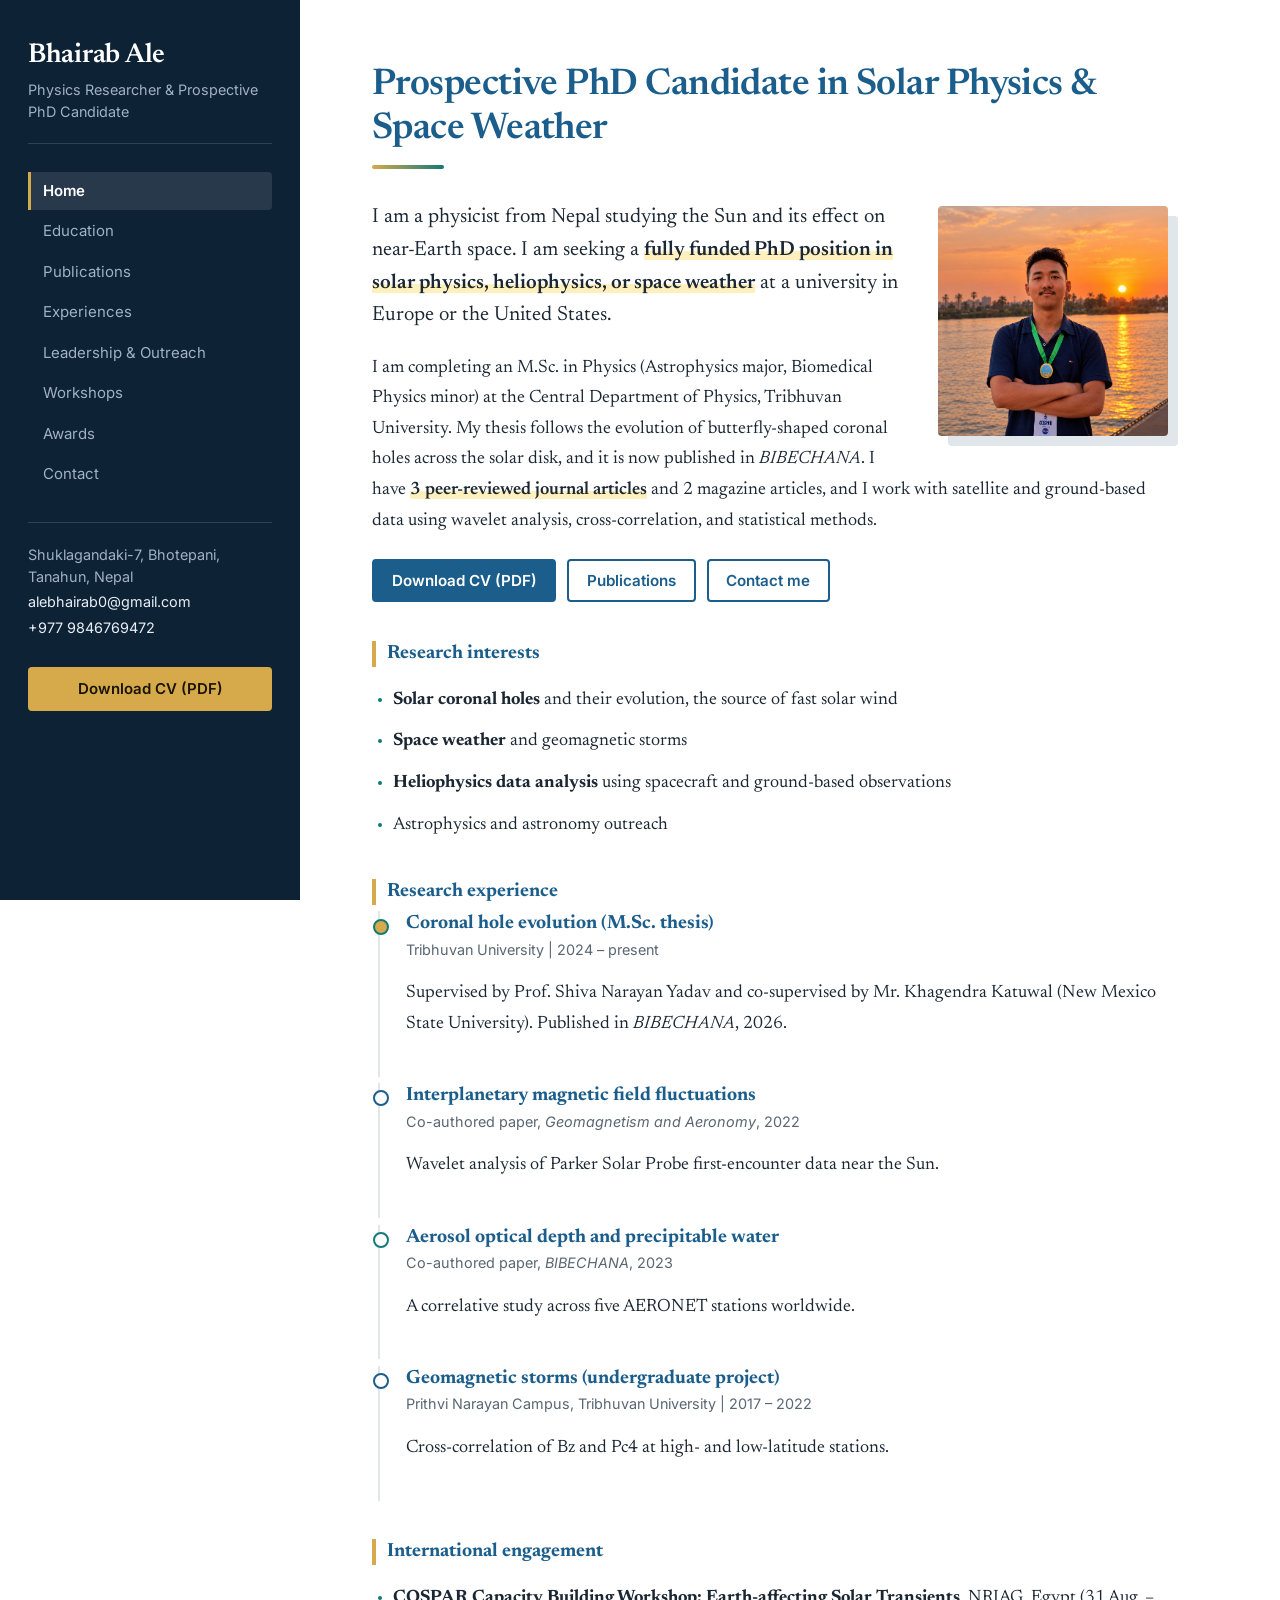
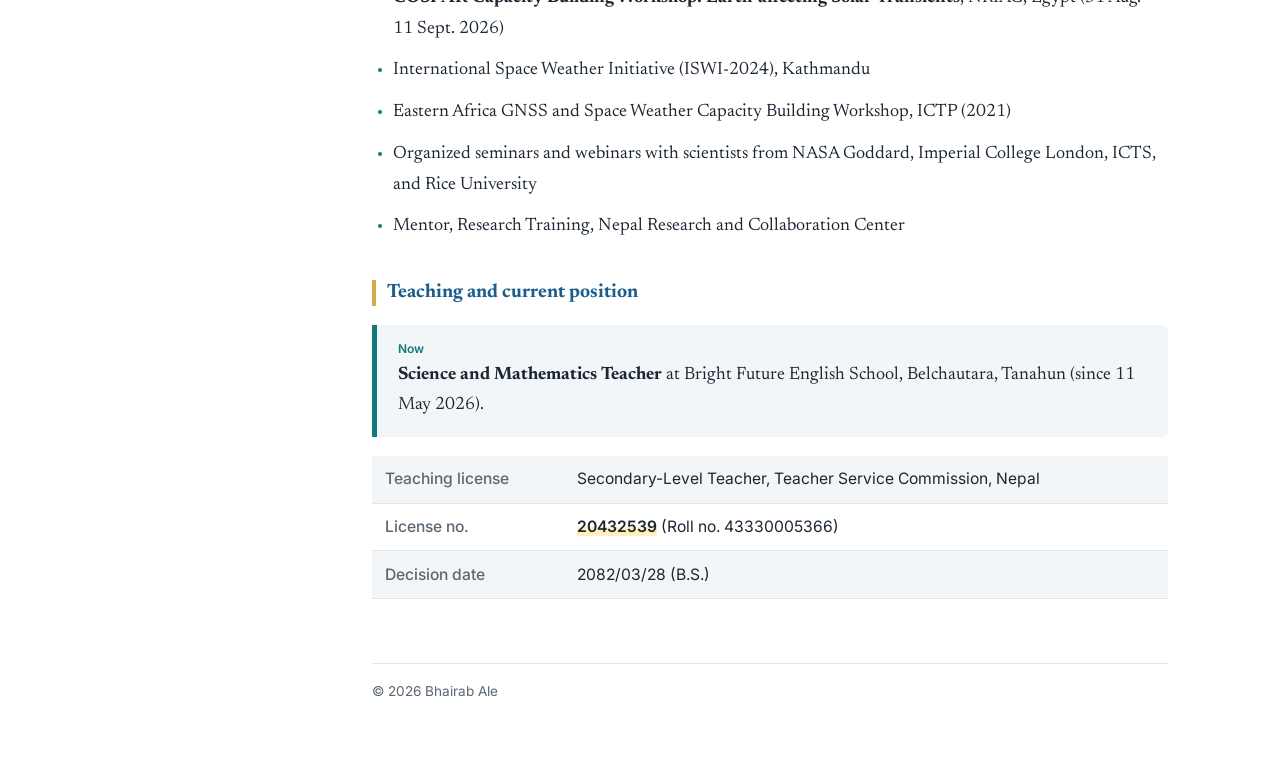
<file: index.html>
<!DOCTYPE html>
<html lang="en"><head><meta charset="utf-8"><meta name="viewport" content="width=device-width, initial-scale=1">
<title>Bhairab Ale | Prospective PhD Candidate in Solar Physics &amp; Space Weather</title><meta name="description" content="Bhairab Ale, M.Sc. Physics researcher from Nepal seeking PhD positions in solar physics, heliophysics, and space weather in Europe and the USA.">
<link rel="preconnect" href="https://fonts.googleapis.com"><link rel="preconnect" href="https://fonts.gstatic.com" crossorigin><link href="https://fonts.googleapis.com/css2?family=Newsreader:ital,opsz,wght@0,6..72,400;0,6..72,600;1,6..72,400&family=Inter:wght@400;500;600&display=swap" rel="stylesheet"><link rel="stylesheet" href="style.css"></head>
<body>
<aside class="sidebar">
<h1>Bhairab Ale</h1><p class="role">Physics Researcher &amp; Prospective PhD Candidate</p>
<button class="menu-btn" aria-expanded="false" aria-controls="side-menu">Menu</button>
<div class="collapsible" id="side-menu">
<nav aria-label="Main"><ul><li><a href="index.html" aria-current="page">Home</a></li><li><a href="education.html">Education</a></li><li><a href="publications.html">Publications</a></li><li><a href="experiences.html">Experiences</a></li><li><a href="leadership.html">Leadership & Outreach</a></li><li><a href="workshops.html">Workshops</a></li><li><a href="awards.html">Awards</a></li><li><a href="contact.html">Contact</a></li></ul></nav>
<div class="cbox"><p>Shuklagandaki-7, Bhotepani, Tanahun, Nepal</p><p><a href="mailto:alebhairab0@gmail.com">alebhairab0@gmail.com</a></p><p><a href="tel:+9779846769472">+977 9846769472</a></p></div>
<a class="btn" href="Bhairab%20CV%20Final.pdf" download>Download CV (PDF)</a>
</div></aside>
<main>
<h2>Prospective PhD Candidate in Solar Physics &amp; Space Weather</h2>
<figure class="profile"><img src="bhai.png" alt="Portrait of Bhairab Ale" width="230" height="285"></figure>
<p class="lead">I am a physicist from Nepal studying the Sun and its effect on near-Earth space. I am seeking a <span class="hl">fully funded PhD position in solar physics, heliophysics, or space weather</span> at a university in Europe or the United States.</p>
<p>I am completing an M.Sc. in Physics (Astrophysics major, Biomedical Physics minor) at the Central Department of Physics, Tribhuvan University. My thesis follows the evolution of butterfly-shaped coronal holes across the solar disk, and it is now published in <em>BIBECHANA</em>. I have <span class="hl">3 peer-reviewed journal articles</span> and 2 magazine articles, and I work with satellite and ground-based data using wavelet analysis, cross-correlation, and statistical methods.</p>
<div class="cta"><a href="Bhairab%20CV%20Final.pdf" download>Download CV (PDF)</a><a href="publications.html">Publications</a><a href="contact.html">Contact me</a></div>
<h3>Research interests</h3>
<ul><li><strong>Solar coronal holes</strong> and their evolution, the source of fast solar wind</li><li><strong>Space weather</strong> and geomagnetic storms</li><li><strong>Heliophysics data analysis</strong> using spacecraft and ground-based observations</li><li>Astrophysics and astronomy outreach</li></ul>
<h3>Research experience</h3>
<div class="entry current"><h3>Coronal hole evolution (M.Sc. thesis)</h3><p class="meta">Tribhuvan University | 2024 – present</p><p>Supervised by Prof. Shiva Narayan Yadav and co-supervised by Mr. Khagendra Katuwal (New Mexico State University). Published in <em>BIBECHANA</em>, 2026.</p></div>
<div class="entry"><h3>Interplanetary magnetic field fluctuations</h3><p class="meta">Co-authored paper, <em>Geomagnetism and Aeronomy</em>, 2022</p><p>Wavelet analysis of Parker Solar Probe first-encounter data near the Sun.</p></div>
<div class="entry"><h3>Aerosol optical depth and precipitable water</h3><p class="meta">Co-authored paper, <em>BIBECHANA</em>, 2023</p><p>A correlative study across five AERONET stations worldwide.</p></div>
<div class="entry"><h3>Geomagnetic storms (undergraduate project)</h3><p class="meta">Prithvi Narayan Campus, Tribhuvan University | 2017 – 2022</p><p>Cross-correlation of Bz and Pc4 at high- and low-latitude stations.</p></div>
<h3>International engagement</h3>
<ul><li><strong>COSPAR Capacity Building Workshop: Earth-affecting Solar Transients</strong>, NRIAG, Egypt (31 Aug. – 11 Sept. 2026)</li><li>International Space Weather Initiative (ISWI-2024), Kathmandu</li><li>Eastern Africa GNSS and Space Weather Capacity Building Workshop, ICTP (2021)</li><li>Organized seminars and webinars with scientists from NASA Goddard, Imperial College London, ICTS, and Rice University</li><li>Mentor, Research Training, Nepal Research and Collaboration Center</li></ul>
<h3>Teaching and current position</h3>
<div class="callout" data-label="Now"><strong>Science and Mathematics Teacher</strong> at Bright Future English School, Belchautara, Tanahun (since 11 May 2026).</div>
<table><tr><td>Teaching license</td><td>Secondary-Level Teacher, Teacher Service Commission, Nepal</td></tr><tr><td>License no.</td><td><span class="hl">20432539</span> (Roll no. 43330005366)</td></tr><tr><td>Decision date</td><td>2082/03/28 (B.S.)</td></tr></table>
<footer>&copy; 2026 Bhairab Ale</footer>
</main>
<script>
var b=document.querySelector('.menu-btn'),m=document.getElementById('side-menu');
b.addEventListener('click',function(){var o=m.classList.toggle('open');b.setAttribute('aria-expanded',o)});
</script>
</body></html>
</file>
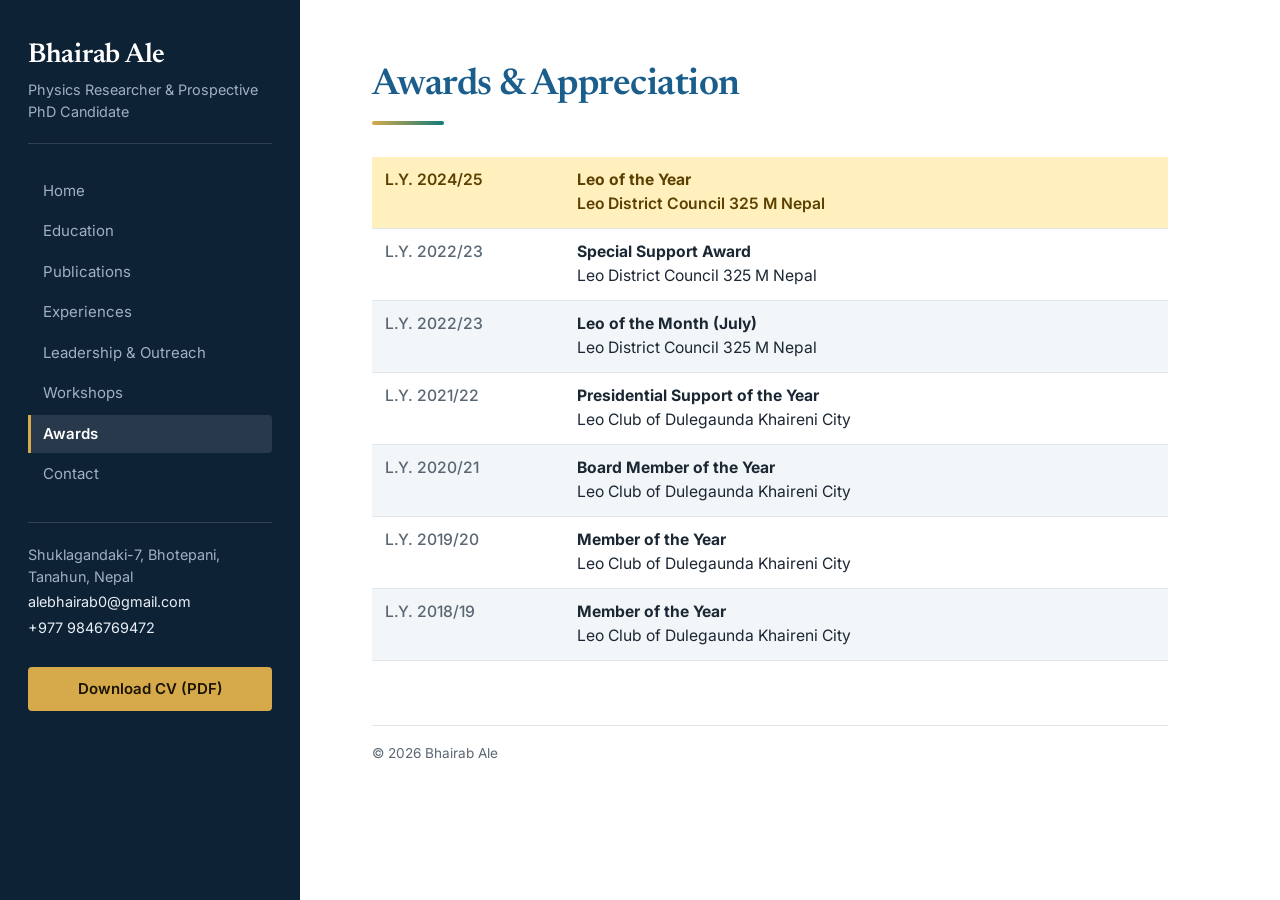
<file: awards.html>
<!DOCTYPE html>
<html lang="en"><head><meta charset="utf-8"><meta name="viewport" content="width=device-width, initial-scale=1">
<title>Awards | Bhairab Ale</title><meta name="description" content="Awards received by Bhairab Ale.">
<link rel="preconnect" href="https://fonts.googleapis.com"><link rel="preconnect" href="https://fonts.gstatic.com" crossorigin><link href="https://fonts.googleapis.com/css2?family=Newsreader:ital,opsz,wght@0,6..72,400;0,6..72,600;1,6..72,400&family=Inter:wght@400;500;600&display=swap" rel="stylesheet"><link rel="stylesheet" href="style.css"></head>
<body>
<aside class="sidebar">
<h1>Bhairab Ale</h1><p class="role">Physics Researcher &amp; Prospective PhD Candidate</p>
<button class="menu-btn" aria-expanded="false" aria-controls="side-menu">Menu</button>
<div class="collapsible" id="side-menu">
<nav aria-label="Main"><ul><li><a href="index.html">Home</a></li><li><a href="education.html">Education</a></li><li><a href="publications.html">Publications</a></li><li><a href="experiences.html">Experiences</a></li><li><a href="leadership.html">Leadership & Outreach</a></li><li><a href="workshops.html">Workshops</a></li><li><a href="awards.html" aria-current="page">Awards</a></li><li><a href="contact.html">Contact</a></li></ul></nav>
<div class="cbox"><p>Shuklagandaki-7, Bhotepani, Tanahun, Nepal</p><p><a href="mailto:alebhairab0@gmail.com">alebhairab0@gmail.com</a></p><p><a href="tel:+9779846769472">+977 9846769472</a></p></div>
<a class="btn" href="Bhairab%20CV%20Final.pdf" download>Download CV (PDF)</a>
</div></aside>
<main>
<h2>Awards &amp; Appreciation</h2><table><tr class="star"><td>L.Y. 2024/25</td><td><strong>Leo of the Year</strong><br>Leo District Council 325 M Nepal</td></tr><tr><td>L.Y. 2022/23</td><td><strong>Special Support Award</strong><br>Leo District Council 325 M Nepal</td></tr><tr><td>L.Y. 2022/23</td><td><strong>Leo of the Month (July)</strong><br>Leo District Council 325 M Nepal</td></tr><tr><td>L.Y. 2021/22</td><td><strong>Presidential Support of the Year</strong><br>Leo Club of Dulegaunda Khaireni City</td></tr><tr><td>L.Y. 2020/21</td><td><strong>Board Member of the Year</strong><br>Leo Club of Dulegaunda Khaireni City</td></tr><tr><td>L.Y. 2019/20</td><td><strong>Member of the Year</strong><br>Leo Club of Dulegaunda Khaireni City</td></tr><tr><td>L.Y. 2018/19</td><td><strong>Member of the Year</strong><br>Leo Club of Dulegaunda Khaireni City</td></tr></table>
<footer>&copy; 2026 Bhairab Ale</footer>
</main>
<script>
var b=document.querySelector('.menu-btn'),m=document.getElementById('side-menu');
b.addEventListener('click',function(){var o=m.classList.toggle('open');b.setAttribute('aria-expanded',o)});
</script>
</body></html>
</file>
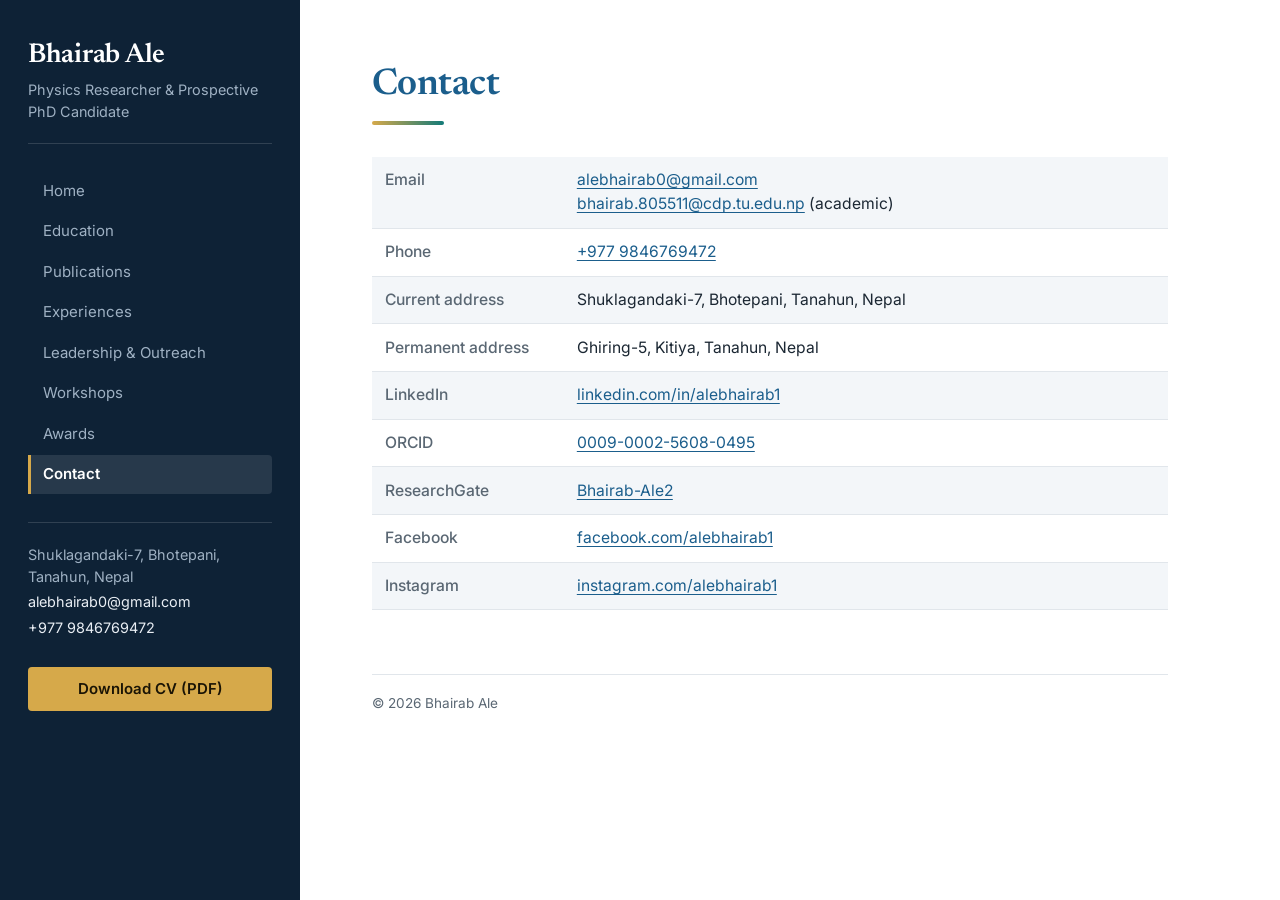
<file: contact.html>
<!DOCTYPE html>
<html lang="en"><head><meta charset="utf-8"><meta name="viewport" content="width=device-width, initial-scale=1">
<title>Contact | Bhairab Ale</title><meta name="description" content="Contact Bhairab Ale.">
<link rel="preconnect" href="https://fonts.googleapis.com"><link rel="preconnect" href="https://fonts.gstatic.com" crossorigin><link href="https://fonts.googleapis.com/css2?family=Newsreader:ital,opsz,wght@0,6..72,400;0,6..72,600;1,6..72,400&family=Inter:wght@400;500;600&display=swap" rel="stylesheet"><link rel="stylesheet" href="style.css"></head>
<body>
<aside class="sidebar">
<h1>Bhairab Ale</h1><p class="role">Physics Researcher &amp; Prospective PhD Candidate</p>
<button class="menu-btn" aria-expanded="false" aria-controls="side-menu">Menu</button>
<div class="collapsible" id="side-menu">
<nav aria-label="Main"><ul><li><a href="index.html">Home</a></li><li><a href="education.html">Education</a></li><li><a href="publications.html">Publications</a></li><li><a href="experiences.html">Experiences</a></li><li><a href="leadership.html">Leadership & Outreach</a></li><li><a href="workshops.html">Workshops</a></li><li><a href="awards.html">Awards</a></li><li><a href="contact.html" aria-current="page">Contact</a></li></ul></nav>
<div class="cbox"><p>Shuklagandaki-7, Bhotepani, Tanahun, Nepal</p><p><a href="mailto:alebhairab0@gmail.com">alebhairab0@gmail.com</a></p><p><a href="tel:+9779846769472">+977 9846769472</a></p></div>
<a class="btn" href="Bhairab%20CV%20Final.pdf" download>Download CV (PDF)</a>
</div></aside>
<main>
<h2>Contact</h2>
<table><tr><td>Email</td><td><a href="mailto:alebhairab0@gmail.com">alebhairab0@gmail.com</a><br><a href="mailto:bhairab.805511@cdp.tu.edu.np">bhairab.805511@cdp.tu.edu.np</a> (academic)</td></tr>
<tr><td>Phone</td><td><a href="tel:+9779846769472">+977 9846769472</a></td></tr>
<tr><td>Current address</td><td>Shuklagandaki-7, Bhotepani, Tanahun, Nepal</td></tr>
<tr><td>Permanent address</td><td>Ghiring-5, Kitiya, Tanahun, Nepal</td></tr>
<tr><td>LinkedIn</td><td><a href="https://www.linkedin.com/in/alebhairab1">linkedin.com/in/alebhairab1</a></td></tr>
<tr><td>ORCID</td><td><a href="https://orcid.org/0009-0002-5608-0495">0009-0002-5608-0495</a></td></tr>
<tr><td>ResearchGate</td><td><a href="https://www.researchgate.net/profile/Bhairab-Ale2">Bhairab-Ale2</a></td></tr>
<tr><td>Facebook</td><td><a href="https://www.facebook.com/alebhairab1">facebook.com/alebhairab1</a></td></tr>
<tr><td>Instagram</td><td><a href="https://www.instagram.com/alebhairab1">instagram.com/alebhairab1</a></td></tr></table>
<footer>&copy; 2026 Bhairab Ale</footer>
</main>
<script>
var b=document.querySelector('.menu-btn'),m=document.getElementById('side-menu');
b.addEventListener('click',function(){var o=m.classList.toggle('open');b.setAttribute('aria-expanded',o)});
</script>
</body></html>
</file>
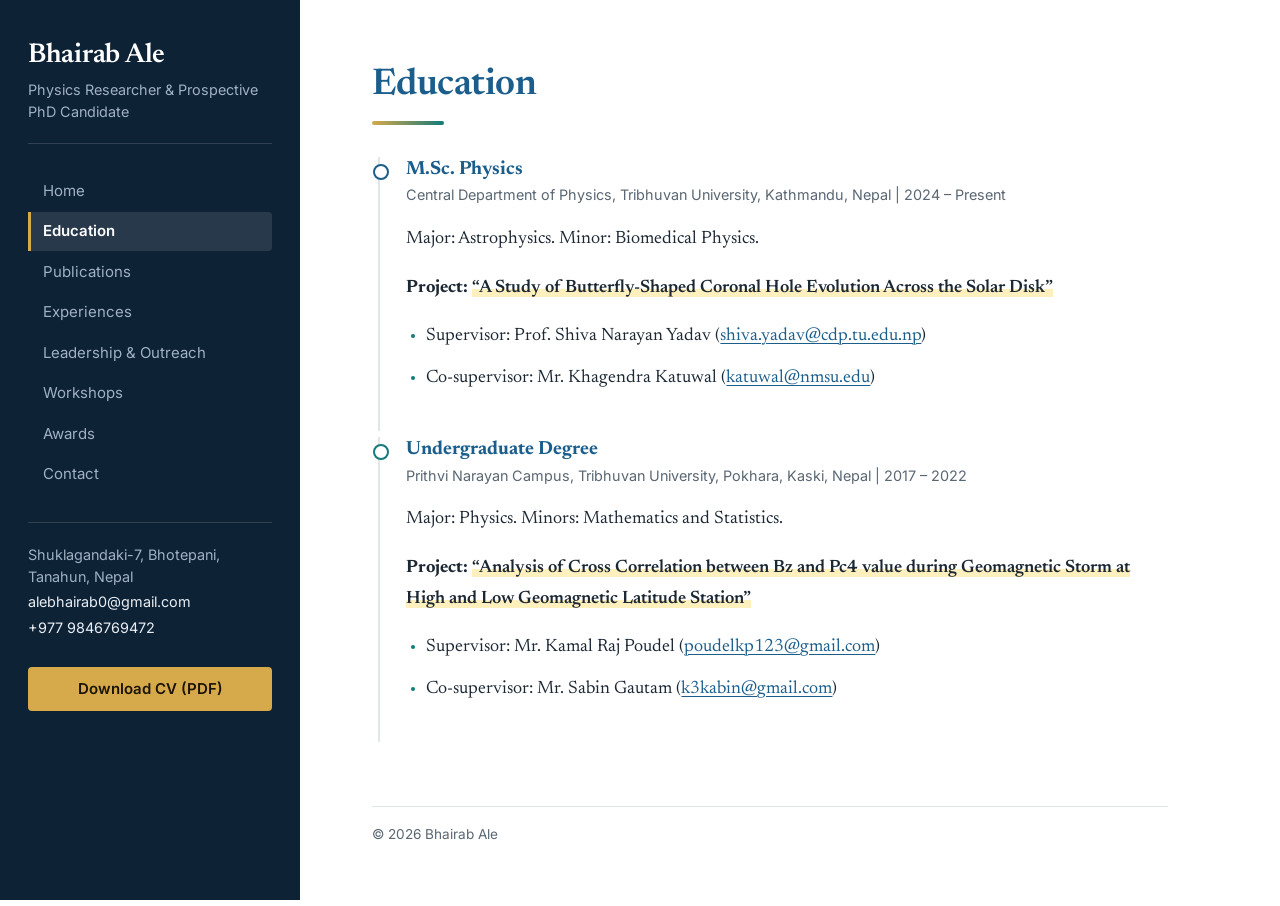
<file: education.html>
<!DOCTYPE html>
<html lang="en"><head><meta charset="utf-8"><meta name="viewport" content="width=device-width, initial-scale=1">
<title>Education | Bhairab Ale</title><meta name="description" content="Education of Bhairab Ale: M.Sc. Physics at Tribhuvan University.">
<link rel="preconnect" href="https://fonts.googleapis.com"><link rel="preconnect" href="https://fonts.gstatic.com" crossorigin><link href="https://fonts.googleapis.com/css2?family=Newsreader:ital,opsz,wght@0,6..72,400;0,6..72,600;1,6..72,400&family=Inter:wght@400;500;600&display=swap" rel="stylesheet"><link rel="stylesheet" href="style.css"></head>
<body>
<aside class="sidebar">
<h1>Bhairab Ale</h1><p class="role">Physics Researcher &amp; Prospective PhD Candidate</p>
<button class="menu-btn" aria-expanded="false" aria-controls="side-menu">Menu</button>
<div class="collapsible" id="side-menu">
<nav aria-label="Main"><ul><li><a href="index.html">Home</a></li><li><a href="education.html" aria-current="page">Education</a></li><li><a href="publications.html">Publications</a></li><li><a href="experiences.html">Experiences</a></li><li><a href="leadership.html">Leadership & Outreach</a></li><li><a href="workshops.html">Workshops</a></li><li><a href="awards.html">Awards</a></li><li><a href="contact.html">Contact</a></li></ul></nav>
<div class="cbox"><p>Shuklagandaki-7, Bhotepani, Tanahun, Nepal</p><p><a href="mailto:alebhairab0@gmail.com">alebhairab0@gmail.com</a></p><p><a href="tel:+9779846769472">+977 9846769472</a></p></div>
<a class="btn" href="Bhairab%20CV%20Final.pdf" download>Download CV (PDF)</a>
</div></aside>
<main>
<h2>Education</h2>
<div class="entry"><h3>M.Sc. Physics</h3><p class="meta">Central Department of Physics, Tribhuvan University, Kathmandu, Nepal | 2024 – Present</p><p>Major: Astrophysics. Minor: Biomedical Physics.</p><p><strong>Project:</strong> <span class="hl">&ldquo;A Study of Butterfly-Shaped Coronal Hole Evolution Across the Solar Disk&rdquo;</span></p><ul><li>Supervisor: Prof. Shiva Narayan Yadav (<a href="mailto:shiva.yadav@cdp.tu.edu.np">shiva.yadav@cdp.tu.edu.np</a>)</li><li>Co-supervisor: Mr. Khagendra Katuwal (<a href="mailto:katuwal@nmsu.edu">katuwal@nmsu.edu</a>)</li></ul></div>
<div class="entry"><h3>Undergraduate Degree</h3><p class="meta">Prithvi Narayan Campus, Tribhuvan University, Pokhara, Kaski, Nepal | 2017 – 2022</p><p>Major: Physics. Minors: Mathematics and Statistics.</p><p><strong>Project:</strong> <span class="hl">&ldquo;Analysis of Cross Correlation between Bz and Pc4 value during Geomagnetic Storm at High and Low Geomagnetic Latitude Station&rdquo;</span></p><ul><li>Supervisor: Mr. Kamal Raj Poudel (<a href="mailto:poudelkp123@gmail.com">poudelkp123@gmail.com</a>)</li><li>Co-supervisor: Mr. Sabin Gautam (<a href="mailto:k3kabin@gmail.com">k3kabin@gmail.com</a>)</li></ul></div>
<footer>&copy; 2026 Bhairab Ale</footer>
</main>
<script>
var b=document.querySelector('.menu-btn'),m=document.getElementById('side-menu');
b.addEventListener('click',function(){var o=m.classList.toggle('open');b.setAttribute('aria-expanded',o)});
</script>
</body></html>
</file>
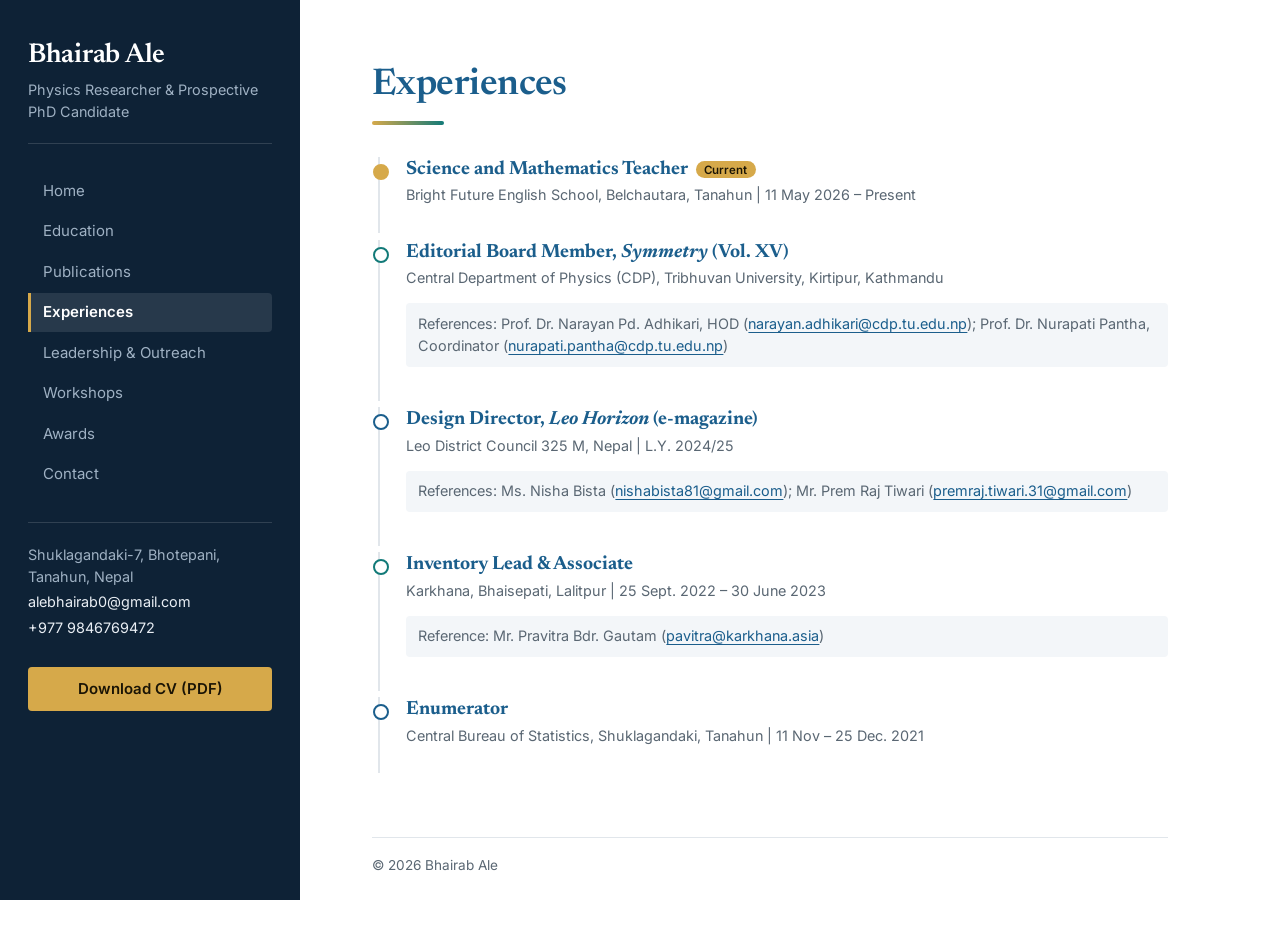
<file: experiences.html>
<!DOCTYPE html>
<html lang="en"><head><meta charset="utf-8"><meta name="viewport" content="width=device-width, initial-scale=1">
<title>Experiences | Bhairab Ale</title><meta name="description" content="Work experience of Bhairab Ale.">
<link rel="preconnect" href="https://fonts.googleapis.com"><link rel="preconnect" href="https://fonts.gstatic.com" crossorigin><link href="https://fonts.googleapis.com/css2?family=Newsreader:ital,opsz,wght@0,6..72,400;0,6..72,600;1,6..72,400&family=Inter:wght@400;500;600&display=swap" rel="stylesheet"><link rel="stylesheet" href="style.css"></head>
<body>
<aside class="sidebar">
<h1>Bhairab Ale</h1><p class="role">Physics Researcher &amp; Prospective PhD Candidate</p>
<button class="menu-btn" aria-expanded="false" aria-controls="side-menu">Menu</button>
<div class="collapsible" id="side-menu">
<nav aria-label="Main"><ul><li><a href="index.html">Home</a></li><li><a href="education.html">Education</a></li><li><a href="publications.html">Publications</a></li><li><a href="experiences.html" aria-current="page">Experiences</a></li><li><a href="leadership.html">Leadership & Outreach</a></li><li><a href="workshops.html">Workshops</a></li><li><a href="awards.html">Awards</a></li><li><a href="contact.html">Contact</a></li></ul></nav>
<div class="cbox"><p>Shuklagandaki-7, Bhotepani, Tanahun, Nepal</p><p><a href="mailto:alebhairab0@gmail.com">alebhairab0@gmail.com</a></p><p><a href="tel:+9779846769472">+977 9846769472</a></p></div>
<a class="btn" href="Bhairab%20CV%20Final.pdf" download>Download CV (PDF)</a>
</div></aside>
<main>
<h2>Experiences</h2>
<div class="entry current"><h3>Science and Mathematics Teacher<span class="badge">Current</span></h3><p class="meta">Bright Future English School, Belchautara, Tanahun | 11 May 2026 – Present</p></div>
<div class="entry"><h3>Editorial Board Member, <em>Symmetry</em> (Vol. XV)</h3><p class="meta">Central Department of Physics (CDP), Tribhuvan University, Kirtipur, Kathmandu</p><p class="ref">References: Prof. Dr. Narayan Pd. Adhikari, HOD (<a href="mailto:narayan.adhikari@cdp.tu.edu.np">narayan.adhikari@cdp.tu.edu.np</a>); Prof. Dr. Nurapati Pantha, Coordinator (<a href="mailto:nurapati.pantha@cdp.tu.edu.np">nurapati.pantha@cdp.tu.edu.np</a>)</p></div>
<div class="entry"><h3>Design Director, <em>Leo Horizon</em> (e-magazine)</h3><p class="meta">Leo District Council 325 M, Nepal | L.Y. 2024/25</p><p class="ref">References: Ms. Nisha Bista (<a href="mailto:nishabista81@gmail.com">nishabista81@gmail.com</a>); Mr. Prem Raj Tiwari (<a href="mailto:premraj.tiwari.31@gmail.com">premraj.tiwari.31@gmail.com</a>)</p></div>
<div class="entry"><h3>Inventory Lead &amp; Associate</h3><p class="meta">Karkhana, Bhaisepati, Lalitpur | 25 Sept. 2022 – 30 June 2023</p><p class="ref">Reference: Mr. Pravitra Bdr. Gautam (<a href="mailto:pavitra@karkhana.asia">pavitra@karkhana.asia</a>)</p></div>
<div class="entry"><h3>Enumerator</h3><p class="meta">Central Bureau of Statistics, Shuklagandaki, Tanahun | 11 Nov – 25 Dec. 2021</p></div>
<footer>&copy; 2026 Bhairab Ale</footer>
</main>
<script>
var b=document.querySelector('.menu-btn'),m=document.getElementById('side-menu');
b.addEventListener('click',function(){var o=m.classList.toggle('open');b.setAttribute('aria-expanded',o)});
</script>
</body></html>
</file>
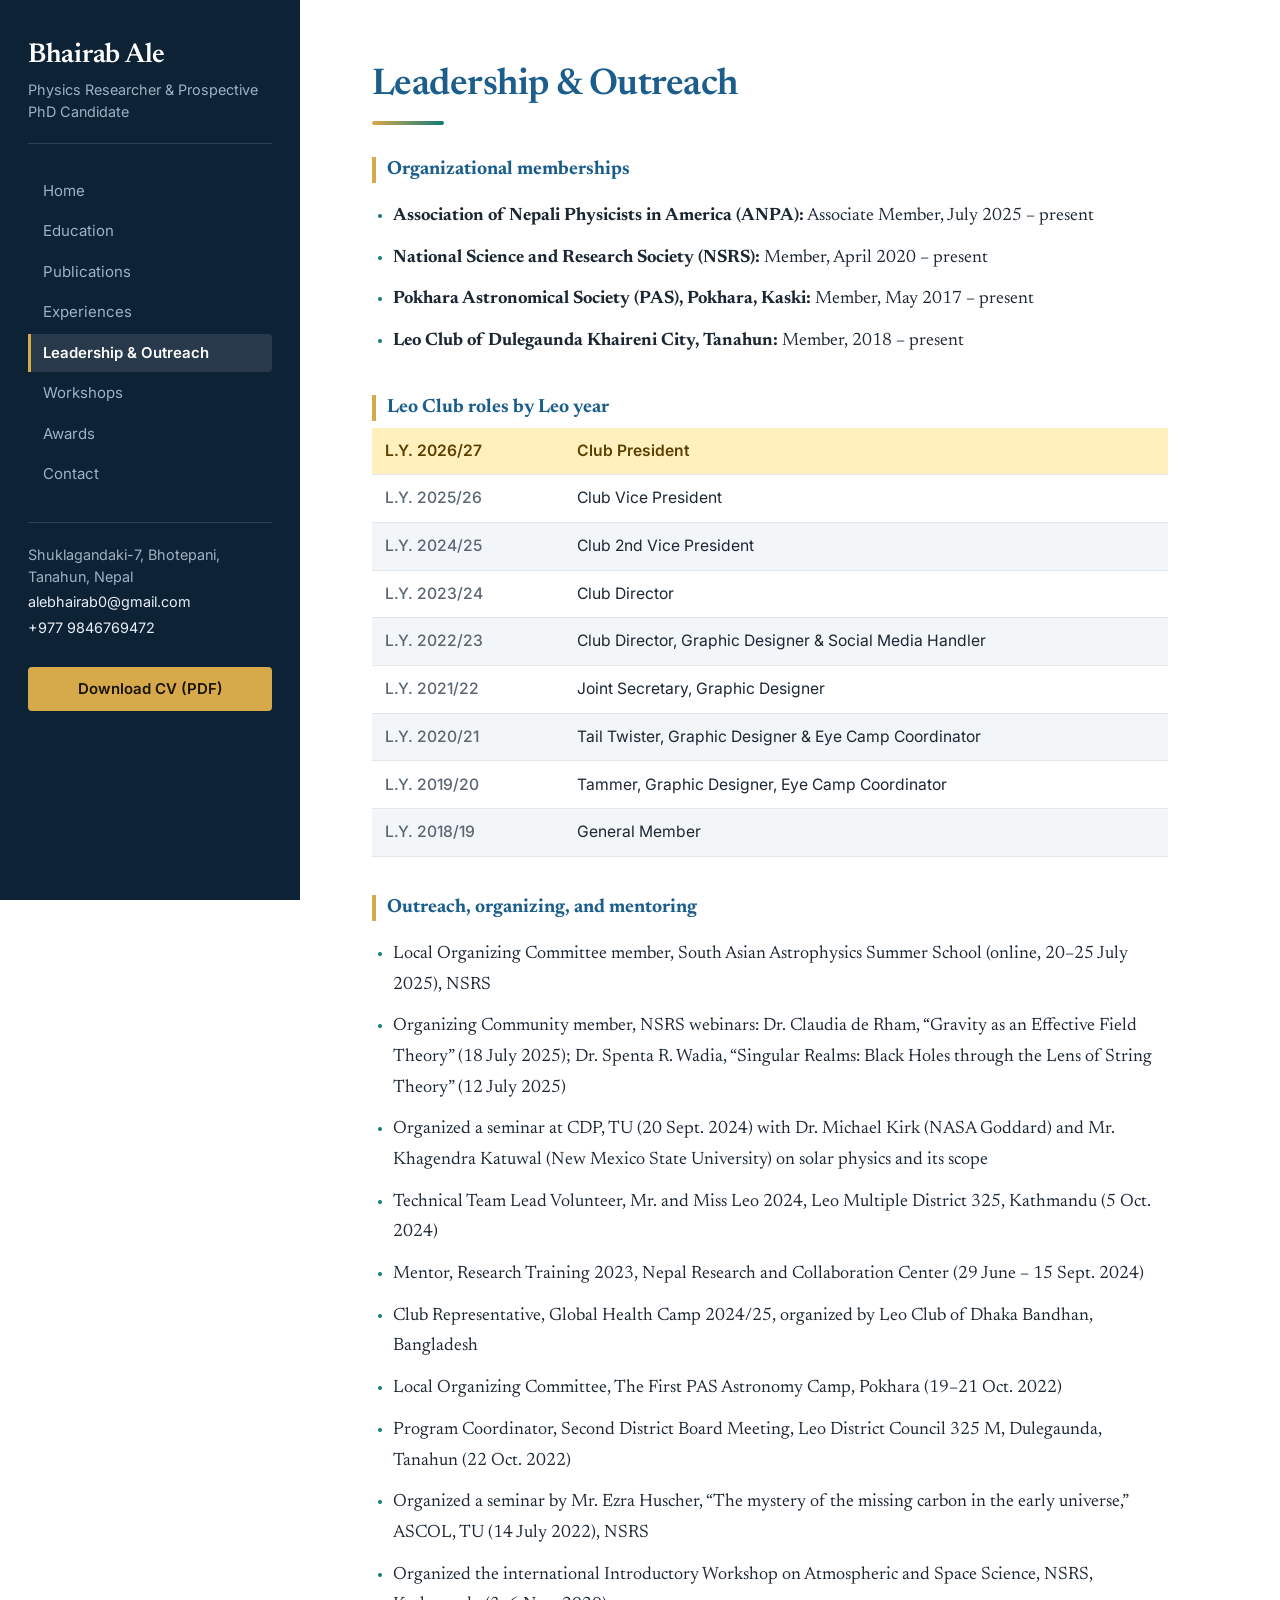
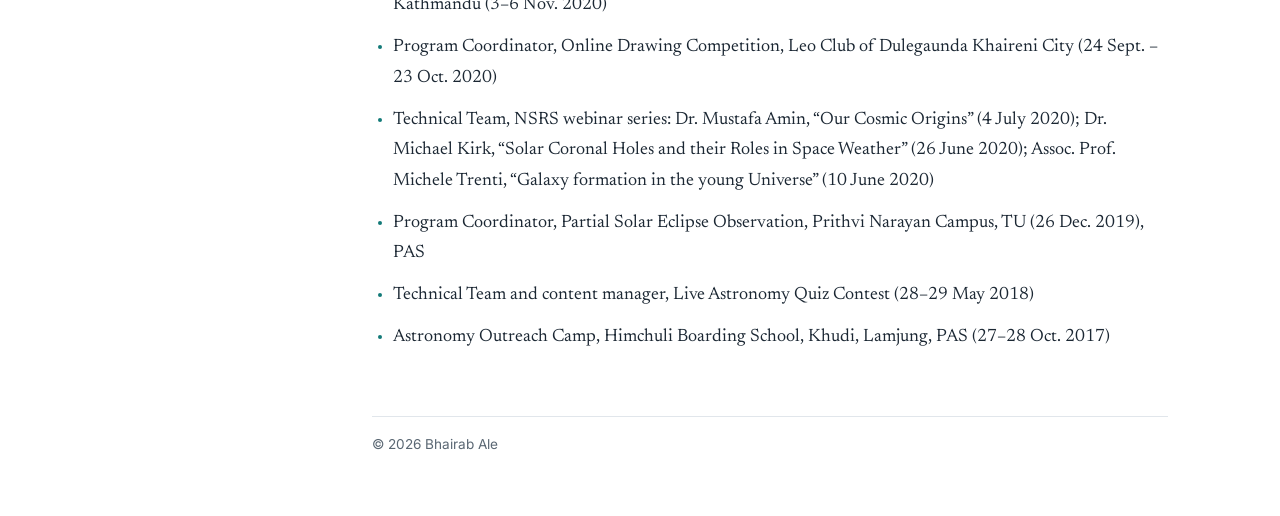
<file: leadership.html>
<!DOCTYPE html>
<html lang="en"><head><meta charset="utf-8"><meta name="viewport" content="width=device-width, initial-scale=1">
<title>Leadership & Outreach | Bhairab Ale</title><meta name="description" content="Leadership, memberships, and outreach of Bhairab Ale.">
<link rel="preconnect" href="https://fonts.googleapis.com"><link rel="preconnect" href="https://fonts.gstatic.com" crossorigin><link href="https://fonts.googleapis.com/css2?family=Newsreader:ital,opsz,wght@0,6..72,400;0,6..72,600;1,6..72,400&family=Inter:wght@400;500;600&display=swap" rel="stylesheet"><link rel="stylesheet" href="style.css"></head>
<body>
<aside class="sidebar">
<h1>Bhairab Ale</h1><p class="role">Physics Researcher &amp; Prospective PhD Candidate</p>
<button class="menu-btn" aria-expanded="false" aria-controls="side-menu">Menu</button>
<div class="collapsible" id="side-menu">
<nav aria-label="Main"><ul><li><a href="index.html">Home</a></li><li><a href="education.html">Education</a></li><li><a href="publications.html">Publications</a></li><li><a href="experiences.html">Experiences</a></li><li><a href="leadership.html" aria-current="page">Leadership & Outreach</a></li><li><a href="workshops.html">Workshops</a></li><li><a href="awards.html">Awards</a></li><li><a href="contact.html">Contact</a></li></ul></nav>
<div class="cbox"><p>Shuklagandaki-7, Bhotepani, Tanahun, Nepal</p><p><a href="mailto:alebhairab0@gmail.com">alebhairab0@gmail.com</a></p><p><a href="tel:+9779846769472">+977 9846769472</a></p></div>
<a class="btn" href="Bhairab%20CV%20Final.pdf" download>Download CV (PDF)</a>
</div></aside>
<main>
<h2>Leadership &amp; Outreach</h2>
<h3>Organizational memberships</h3>
<ul><li><strong>Association of Nepali Physicists in America (ANPA):</strong> Associate Member, July 2025 – present</li><li><strong>National Science and Research Society (NSRS):</strong> Member, April 2020 – present</li><li><strong>Pokhara Astronomical Society (PAS), Pokhara, Kaski:</strong> Member, May 2017 – present</li><li><strong>Leo Club of Dulegaunda Khaireni City, Tanahun:</strong> Member, 2018 – present</li></ul>
<h3>Leo Club roles by Leo year</h3>
<table><tr class="star"><td>L.Y. 2026/27</td><td>Club President</td></tr><tr><td>L.Y. 2025/26</td><td>Club Vice President</td></tr><tr><td>L.Y. 2024/25</td><td>Club 2nd Vice President</td></tr><tr><td>L.Y. 2023/24</td><td>Club Director</td></tr><tr><td>L.Y. 2022/23</td><td>Club Director, Graphic Designer &amp; Social Media Handler</td></tr><tr><td>L.Y. 2021/22</td><td>Joint Secretary, Graphic Designer</td></tr><tr><td>L.Y. 2020/21</td><td>Tail Twister, Graphic Designer &amp; Eye Camp Coordinator</td></tr><tr><td>L.Y. 2019/20</td><td>Tammer, Graphic Designer, Eye Camp Coordinator</td></tr><tr><td>L.Y. 2018/19</td><td>General Member</td></tr></table>
<h3>Outreach, organizing, and mentoring</h3><ul><li>Local Organizing Committee member, South Asian Astrophysics Summer School (online, 20–25 July 2025), NSRS</li><li>Organizing Community member, NSRS webinars: Dr. Claudia de Rham, &ldquo;Gravity as an Effective Field Theory&rdquo; (18 July 2025); Dr. Spenta R. Wadia, &ldquo;Singular Realms: Black Holes through the Lens of String Theory&rdquo; (12 July 2025)</li><li>Organized a seminar at CDP, TU (20 Sept. 2024) with Dr. Michael Kirk (NASA Goddard) and Mr. Khagendra Katuwal (New Mexico State University) on solar physics and its scope</li><li>Technical Team Lead Volunteer, Mr. and Miss Leo 2024, Leo Multiple District 325, Kathmandu (5 Oct. 2024)</li><li>Mentor, Research Training 2023, Nepal Research and Collaboration Center (29 June – 15 Sept. 2024)</li><li>Club Representative, Global Health Camp 2024/25, organized by Leo Club of Dhaka Bandhan, Bangladesh</li><li>Local Organizing Committee, The First PAS Astronomy Camp, Pokhara (19–21 Oct. 2022)</li><li>Program Coordinator, Second District Board Meeting, Leo District Council 325 M, Dulegaunda, Tanahun (22 Oct. 2022)</li><li>Organized a seminar by Mr. Ezra Huscher, &ldquo;The mystery of the missing carbon in the early universe,&rdquo; ASCOL, TU (14 July 2022), NSRS</li><li>Organized the international Introductory Workshop on Atmospheric and Space Science, NSRS, Kathmandu (3–6 Nov. 2020)</li><li>Program Coordinator, Online Drawing Competition, Leo Club of Dulegaunda Khaireni City (24 Sept. – 23 Oct. 2020)</li><li>Technical Team, NSRS webinar series: Dr. Mustafa Amin, &ldquo;Our Cosmic Origins&rdquo; (4 July 2020); Dr. Michael Kirk, &ldquo;Solar Coronal Holes and their Roles in Space Weather&rdquo; (26 June 2020); Assoc. Prof. Michele Trenti, &ldquo;Galaxy formation in the young Universe&rdquo; (10 June 2020)</li><li>Program Coordinator, Partial Solar Eclipse Observation, Prithvi Narayan Campus, TU (26 Dec. 2019), PAS</li><li>Technical Team and content manager, Live Astronomy Quiz Contest (28–29 May 2018)</li><li>Astronomy Outreach Camp, Himchuli Boarding School, Khudi, Lamjung, PAS (27–28 Oct. 2017)</li></ul>
<footer>&copy; 2026 Bhairab Ale</footer>
</main>
<script>
var b=document.querySelector('.menu-btn'),m=document.getElementById('side-menu');
b.addEventListener('click',function(){var o=m.classList.toggle('open');b.setAttribute('aria-expanded',o)});
</script>
</body></html>
</file>
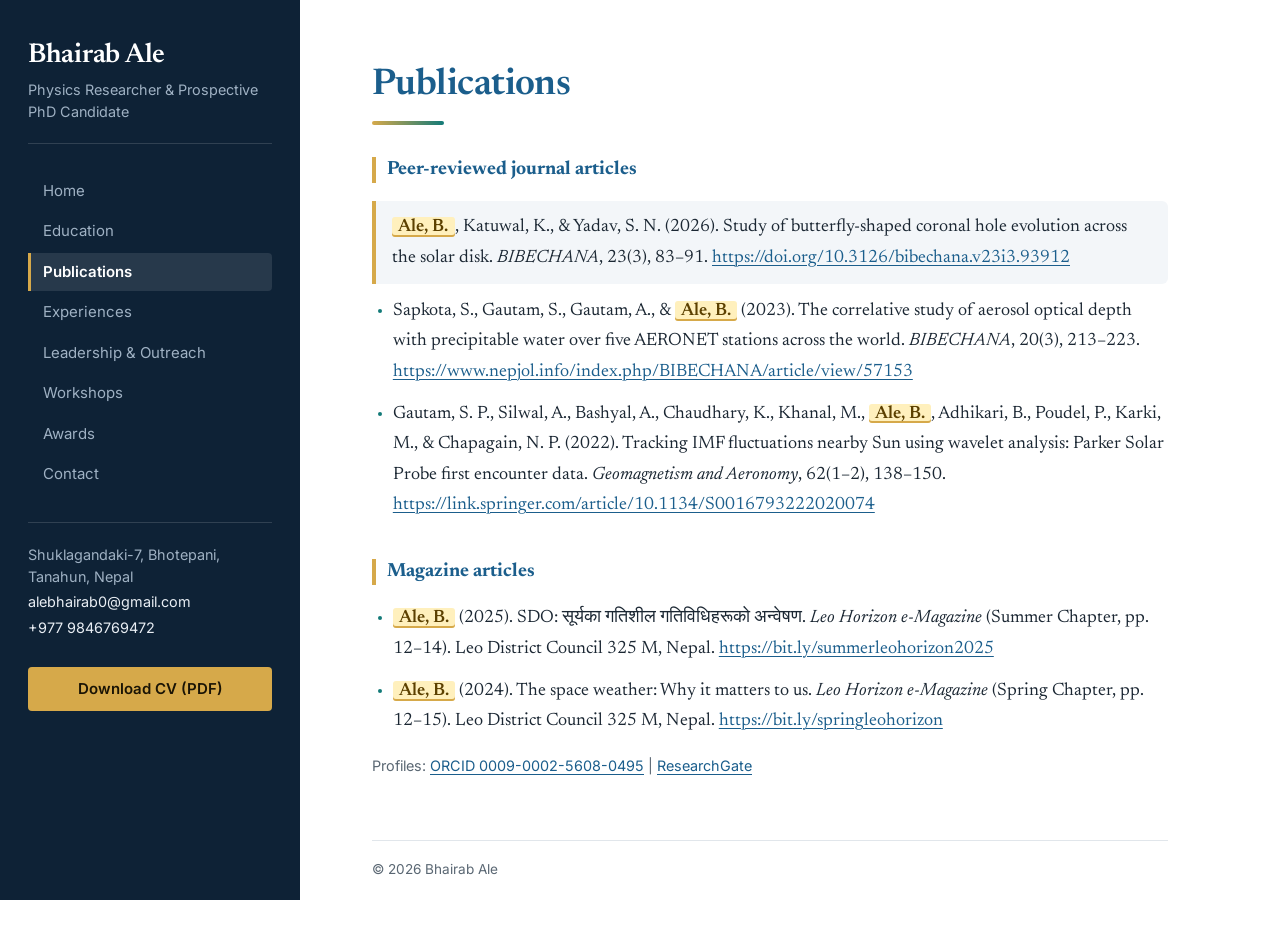
<file: publications.html>
<!DOCTYPE html>
<html lang="en"><head><meta charset="utf-8"><meta name="viewport" content="width=device-width, initial-scale=1">
<title>Publications | Bhairab Ale</title><meta name="description" content="Publications by Bhairab Ale.">
<link rel="preconnect" href="https://fonts.googleapis.com"><link rel="preconnect" href="https://fonts.gstatic.com" crossorigin><link href="https://fonts.googleapis.com/css2?family=Newsreader:ital,opsz,wght@0,6..72,400;0,6..72,600;1,6..72,400&family=Inter:wght@400;500;600&display=swap" rel="stylesheet"><link rel="stylesheet" href="style.css"></head>
<body>
<aside class="sidebar">
<h1>Bhairab Ale</h1><p class="role">Physics Researcher &amp; Prospective PhD Candidate</p>
<button class="menu-btn" aria-expanded="false" aria-controls="side-menu">Menu</button>
<div class="collapsible" id="side-menu">
<nav aria-label="Main"><ul><li><a href="index.html">Home</a></li><li><a href="education.html">Education</a></li><li><a href="publications.html" aria-current="page">Publications</a></li><li><a href="experiences.html">Experiences</a></li><li><a href="leadership.html">Leadership & Outreach</a></li><li><a href="workshops.html">Workshops</a></li><li><a href="awards.html">Awards</a></li><li><a href="contact.html">Contact</a></li></ul></nav>
<div class="cbox"><p>Shuklagandaki-7, Bhotepani, Tanahun, Nepal</p><p><a href="mailto:alebhairab0@gmail.com">alebhairab0@gmail.com</a></p><p><a href="tel:+9779846769472">+977 9846769472</a></p></div>
<a class="btn" href="Bhairab%20CV%20Final.pdf" download>Download CV (PDF)</a>
</div></aside>
<main>
<h2>Publications</h2><h3>Peer-reviewed journal articles</h3><ul><li class="featured"><mark class="me">Ale, B.</mark>, Katuwal, K., &amp; Yadav, S. N. (2026). Study of butterfly-shaped coronal hole evolution across the solar disk. <em>BIBECHANA</em>, 23(3), 83–91. <a href="https://doi.org/10.3126/bibechana.v23i3.93912">https://doi.org/10.3126/bibechana.v23i3.93912</a></li><li>Sapkota, S., Gautam, S., Gautam, A., &amp; <mark class="me">Ale, B.</mark> (2023). The correlative study of aerosol optical depth with precipitable water over five AERONET stations across the world. <em>BIBECHANA</em>, 20(3), 213–223. <a href="https://www.nepjol.info/index.php/BIBECHANA/article/view/57153">https://www.nepjol.info/index.php/BIBECHANA/article/view/57153</a></li><li>Gautam, S. P., Silwal, A., Bashyal, A., Chaudhary, K., Khanal, M., <mark class="me">Ale, B.</mark>, Adhikari, B., Poudel, P., Karki, M., &amp; Chapagain, N. P. (2022). Tracking IMF fluctuations nearby Sun using wavelet analysis: Parker Solar Probe first encounter data. <em>Geomagnetism and Aeronomy</em>, 62(1–2), 138–150. <a href="https://link.springer.com/article/10.1134/S0016793222020074">https://link.springer.com/article/10.1134/S0016793222020074</a></li></ul><h3>Magazine articles</h3><ul><li><mark class="me">Ale, B.</mark> (2025). SDO: सूर्यका गतिशील गतिविधिहरूको अन्वेषण. <em>Leo Horizon e-Magazine</em> (Summer Chapter, pp. 12–14). Leo District Council 325 M, Nepal. <a href="https://bit.ly/summerleohorizon2025">https://bit.ly/summerleohorizon2025</a></li><li><mark class="me">Ale, B.</mark> (2024). The space weather: Why it matters to us. <em>Leo Horizon e-Magazine</em> (Spring Chapter, pp. 12–15). Leo District Council 325 M, Nepal. <a href="https://bit.ly/springleohorizon">https://bit.ly/springleohorizon</a></li></ul>
<p class="meta">Profiles: <a href="https://orcid.org/0009-0002-5608-0495">ORCID 0009-0002-5608-0495</a> | <a href="https://www.researchgate.net/profile/Bhairab-Ale2">ResearchGate</a></p>
<footer>&copy; 2026 Bhairab Ale</footer>
</main>
<script>
var b=document.querySelector('.menu-btn'),m=document.getElementById('side-menu');
b.addEventListener('click',function(){var o=m.classList.toggle('open');b.setAttribute('aria-expanded',o)});
</script>
</body></html>
</file>
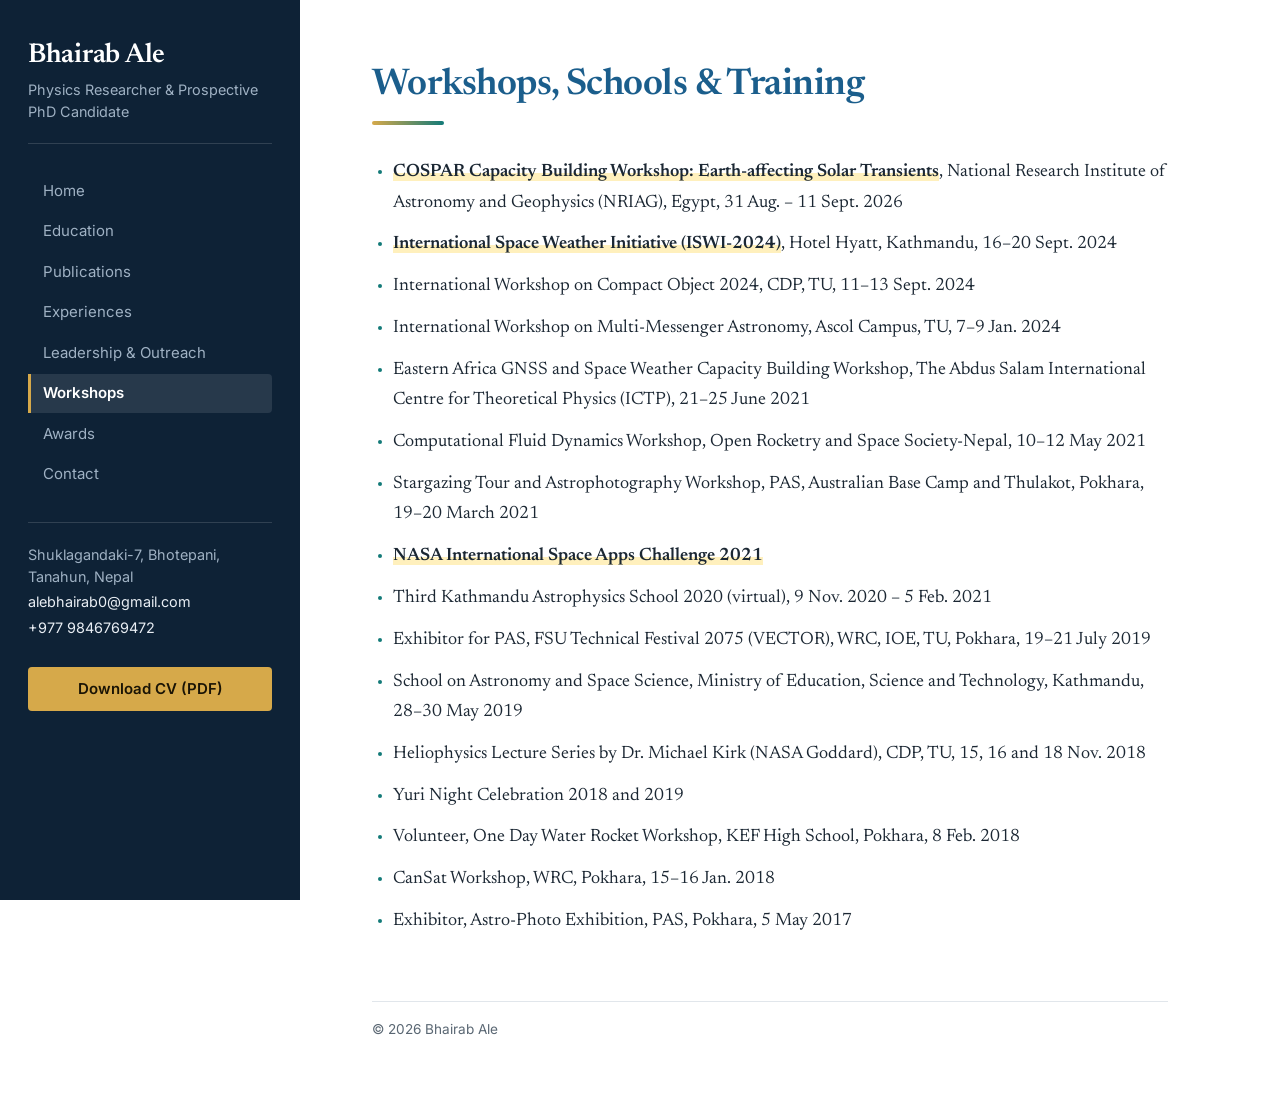
<file: workshops.html>
<!DOCTYPE html>
<html lang="en"><head><meta charset="utf-8"><meta name="viewport" content="width=device-width, initial-scale=1">
<title>Workshops | Bhairab Ale</title><meta name="description" content="Workshops and schools attended by Bhairab Ale.">
<link rel="preconnect" href="https://fonts.googleapis.com"><link rel="preconnect" href="https://fonts.gstatic.com" crossorigin><link href="https://fonts.googleapis.com/css2?family=Newsreader:ital,opsz,wght@0,6..72,400;0,6..72,600;1,6..72,400&family=Inter:wght@400;500;600&display=swap" rel="stylesheet"><link rel="stylesheet" href="style.css"></head>
<body>
<aside class="sidebar">
<h1>Bhairab Ale</h1><p class="role">Physics Researcher &amp; Prospective PhD Candidate</p>
<button class="menu-btn" aria-expanded="false" aria-controls="side-menu">Menu</button>
<div class="collapsible" id="side-menu">
<nav aria-label="Main"><ul><li><a href="index.html">Home</a></li><li><a href="education.html">Education</a></li><li><a href="publications.html">Publications</a></li><li><a href="experiences.html">Experiences</a></li><li><a href="leadership.html">Leadership & Outreach</a></li><li><a href="workshops.html" aria-current="page">Workshops</a></li><li><a href="awards.html">Awards</a></li><li><a href="contact.html">Contact</a></li></ul></nav>
<div class="cbox"><p>Shuklagandaki-7, Bhotepani, Tanahun, Nepal</p><p><a href="mailto:alebhairab0@gmail.com">alebhairab0@gmail.com</a></p><p><a href="tel:+9779846769472">+977 9846769472</a></p></div>
<a class="btn" href="Bhairab%20CV%20Final.pdf" download>Download CV (PDF)</a>
</div></aside>
<main>
<h2>Workshops, Schools &amp; Training</h2><ul><li><span class="hl">COSPAR Capacity Building Workshop: Earth-affecting Solar Transients</span>, National Research Institute of Astronomy and Geophysics (NRIAG), Egypt, 31 Aug. – 11 Sept. 2026</li><li><span class="hl">International Space Weather Initiative (ISWI-2024)</span>, Hotel Hyatt, Kathmandu, 16–20 Sept. 2024</li><li>International Workshop on Compact Object 2024, CDP, TU, 11–13 Sept. 2024</li><li>International Workshop on Multi-Messenger Astronomy, Ascol Campus, TU, 7–9 Jan. 2024</li><li>Eastern Africa GNSS and Space Weather Capacity Building Workshop, The Abdus Salam International Centre for Theoretical Physics (ICTP), 21–25 June 2021</li><li>Computational Fluid Dynamics Workshop, Open Rocketry and Space Society-Nepal, 10–12 May 2021</li><li>Stargazing Tour and Astrophotography Workshop, PAS, Australian Base Camp and Thulakot, Pokhara, 19–20 March 2021</li><li><span class="hl">NASA International Space Apps Challenge 2021</span></li><li>Third Kathmandu Astrophysics School 2020 (virtual), 9 Nov. 2020 – 5 Feb. 2021</li><li>Exhibitor for PAS, FSU Technical Festival 2075 (VECTOR), WRC, IOE, TU, Pokhara, 19–21 July 2019</li><li>School on Astronomy and Space Science, Ministry of Education, Science and Technology, Kathmandu, 28–30 May 2019</li><li>Heliophysics Lecture Series by Dr. Michael Kirk (NASA Goddard), CDP, TU, 15, 16 and 18 Nov. 2018</li><li>Yuri Night Celebration 2018 and 2019</li><li>Volunteer, One Day Water Rocket Workshop, KEF High School, Pokhara, 8 Feb. 2018</li><li>CanSat Workshop, WRC, Pokhara, 15–16 Jan. 2018</li><li>Exhibitor, Astro-Photo Exhibition, PAS, Pokhara, 5 May 2017</li></ul>
<footer>&copy; 2026 Bhairab Ale</footer>
</main>
<script>
var b=document.querySelector('.menu-btn'),m=document.getElementById('side-menu');
b.addEventListener('click',function(){var o=m.classList.toggle('open');b.setAttribute('aria-expanded',o)});
</script>
</body></html>
</file>
<file: style.css>
:root{--bg:#fff;--ink:#1b2733;--muted:#5a6773;--line:#e1e6eb;--accent:#1b5e8c;--tint:#f3f6f9;--side:#0e2236;--side-ink:#e9eef4;--side-muted:#9fb1c3;--gold:#d6a94a;
--serif:"Newsreader",Georgia,serif;--sans:"Inter",system-ui,-apple-system,"Segoe UI",Arial,sans-serif}
@media(prefers-color-scheme:dark){:root{--bg:#10161c;--ink:#e8ecf0;--muted:#97a4b0;--line:#26303a;--accent:#7fb7e6;--tint:#161e26;--side:#0a1520}}
*{box-sizing:border-box}html{scroll-behavior:smooth}
body{margin:0;background:var(--bg);color:var(--ink);font:18px/1.7 var(--serif);display:flex;min-height:100vh;-webkit-font-smoothing:antialiased}
a{color:var(--accent);text-underline-offset:3px;text-decoration-thickness:1px}a:hover{text-decoration-thickness:2px}
a:focus-visible,button:focus-visible{outline:3px solid var(--gold);outline-offset:2px}
.sidebar{width:300px;flex:none;position:sticky;top:0;height:100vh;overflow-y:auto;background:var(--side);color:var(--side-ink);padding:2.5rem 1.75rem 2rem;font:15px/1.5 var(--sans)}
.sidebar h1{font:600 1.7rem/1.15 var(--serif);margin:0 0 .5rem;color:#fff;letter-spacing:-.01em}
.sidebar .role{color:var(--side-muted);margin:0 0 1.75rem;padding-bottom:1.25rem;border-bottom:1px solid rgba(255,255,255,.14);font-size:.9rem}
.sidebar nav ul{list-style:none;margin:0 0 1.75rem;padding:0}
.sidebar nav a{display:block;padding:.5rem .75rem;margin-bottom:2px;color:var(--side-muted);text-decoration:none;border-left:3px solid transparent;border-radius:0 4px 4px 0;transition:background .15s,color .15s}
.sidebar nav a:hover{background:rgba(255,255,255,.07);color:#fff}
.sidebar nav a[aria-current=page]{background:rgba(255,255,255,.1);color:#fff;font-weight:600;border-left-color:var(--gold)}
.cbox{border-top:1px solid rgba(255,255,255,.14);padding:1.1rem 0;margin-bottom:.4rem;overflow-wrap:anywhere;color:var(--side-muted);font-size:.9rem}
.cbox p{margin:.25rem 0}.cbox a{color:var(--side-ink);text-decoration:none}.cbox a:hover{text-decoration:underline}
.btn{display:block;text-align:center;background:var(--gold);color:#1a1405!important;padding:.7rem;text-decoration:none;font-weight:600;border-radius:4px}
.btn:hover{filter:brightness(1.08)}
.menu-btn{display:none}
main{flex:1;max-width:940px;padding:4rem 4.5rem}
main h2{font-size:2.3rem;line-height:1.2;font-weight:600;letter-spacing:-.015em;margin:0 0 2rem}
main h2::after{content:"";display:block;width:56px;height:3px;background:var(--gold);margin-top:.8rem}
main h3{font-size:1.2rem;line-height:1.35;margin:2.4rem 0 .4rem}
main h2+h3{margin-top:0}
.meta{color:var(--muted);font:.9rem/1.5 var(--sans);margin:0 0 .5rem}
.profile{float:right;width:230px;max-width:42%;margin:.3rem 0 1.2rem 2.2rem;box-shadow:10px 10px 0 var(--line);border-radius:4px;overflow:hidden}
.profile img{display:block;width:100%;height:auto}
main ul,main ol{padding-left:1.3rem}main li{margin-bottom:.7rem}main li::marker{color:var(--gold)}
.entry{position:relative;border-left:2px solid var(--line);padding:0 0 1.2rem 1.6rem;margin:0 0 .4rem 6px}
.entry::before{content:"";position:absolute;left:-7px;top:.45rem;width:12px;height:12px;border-radius:50%;background:var(--bg);border:2px solid var(--accent)}
.entry.current::before{background:var(--gold);border-color:var(--gold)}
.entry h3{margin:0 0 .1rem}
.badge{display:inline-block;margin-left:.5rem;padding:.1rem .55rem;font:600 .72rem var(--sans);background:var(--gold);color:#1a1405;border-radius:99px;vertical-align:middle}
.ref{font:.9rem/1.55 var(--sans);color:var(--muted);background:var(--tint);padding:.6rem .8rem;border-radius:4px}
table{border-collapse:collapse;width:100%;font:.98rem/1.55 var(--sans)}
td{padding:.7rem .8rem;border-bottom:1px solid var(--line);vertical-align:top}
tr:nth-child(odd) td{background:var(--tint)}td:first-child{color:var(--muted);width:12rem;font-weight:500}
footer{margin-top:4rem;padding-top:1.2rem;border-top:1px solid var(--line);color:var(--muted);font:.85rem var(--sans)}
@media(max-width:900px){
body{display:block}
.sidebar{position:static;width:100%;height:auto;padding:1.2rem 1.1rem}
.sidebar .role{margin-bottom:1rem;padding-bottom:1rem}
.menu-btn{display:block;width:100%;margin:0 0 .9rem;padding:.6rem;font:600 1rem var(--sans);background:transparent;color:#fff;border:1px solid rgba(255,255,255,.35);border-radius:4px;cursor:pointer}
.collapsible{display:none}.collapsible.open{display:block}
main{padding:2rem 1.2rem}main h2{font-size:1.9rem}
.profile{float:none;width:200px;margin:0 0 1.8rem}
td:first-child{width:auto;display:block;padding-bottom:0}td{display:block;border:0}}

/* Colour and highlighting */
:root{--hl:#fff0bd;--hl-ink:#5c4000;--teal:#127a78}
@media(prefers-color-scheme:dark){:root{--hl:#3b3112;--hl-ink:#f5db8c;--teal:#5fc7c3}}
main h2{color:var(--accent)}
main h2::after{width:72px;height:4px;background:linear-gradient(90deg,var(--gold),var(--teal));border-radius:2px}
main h3{color:var(--accent);border-left:4px solid var(--gold);padding-left:.7rem}
.entry h3{border:0;padding:0}
.entry:nth-of-type(even)::before{border-color:var(--teal)}
mark.me{background:var(--hl);color:var(--hl-ink);padding:.05em .35em;border-radius:3px;font-weight:600;box-shadow:inset 0 -2px 0 var(--gold)}
.hl{background:linear-gradient(transparent 55%,var(--hl) 55%);font-weight:600}
.callout{background:var(--tint);border-left:5px solid var(--teal);padding:1rem 1.3rem;border-radius:0 6px 6px 0;margin:1.2rem 0}
.callout::before{content:"Now";display:block;font:600 .75rem var(--sans);color:var(--teal);margin-bottom:.2rem}
li.featured{background:var(--tint);border-left:4px solid var(--gold);padding:.7rem 1rem;border-radius:0 6px 6px 0;list-style:none;margin-left:-1.3rem}
tr.star td{background:var(--hl)!important;color:var(--hl-ink);font-weight:600}
tr.star td:first-child{color:var(--hl-ink)}
main li::marker{color:var(--teal)}
.callout::before{content:attr(data-label)}
.lead{font-size:1.28rem;line-height:1.6}
.cta{display:flex;flex-wrap:wrap;gap:.7rem;margin:1.4rem 0 .5rem;clear:both}
.cta a{font:600 .95rem var(--sans);padding:.65rem 1.1rem;border-radius:4px;text-decoration:none;border:2px solid var(--accent);color:var(--accent)}
.cta a:first-child{background:var(--accent);color:var(--bg)}
.cta a:hover{filter:brightness(1.12)}
</file>
